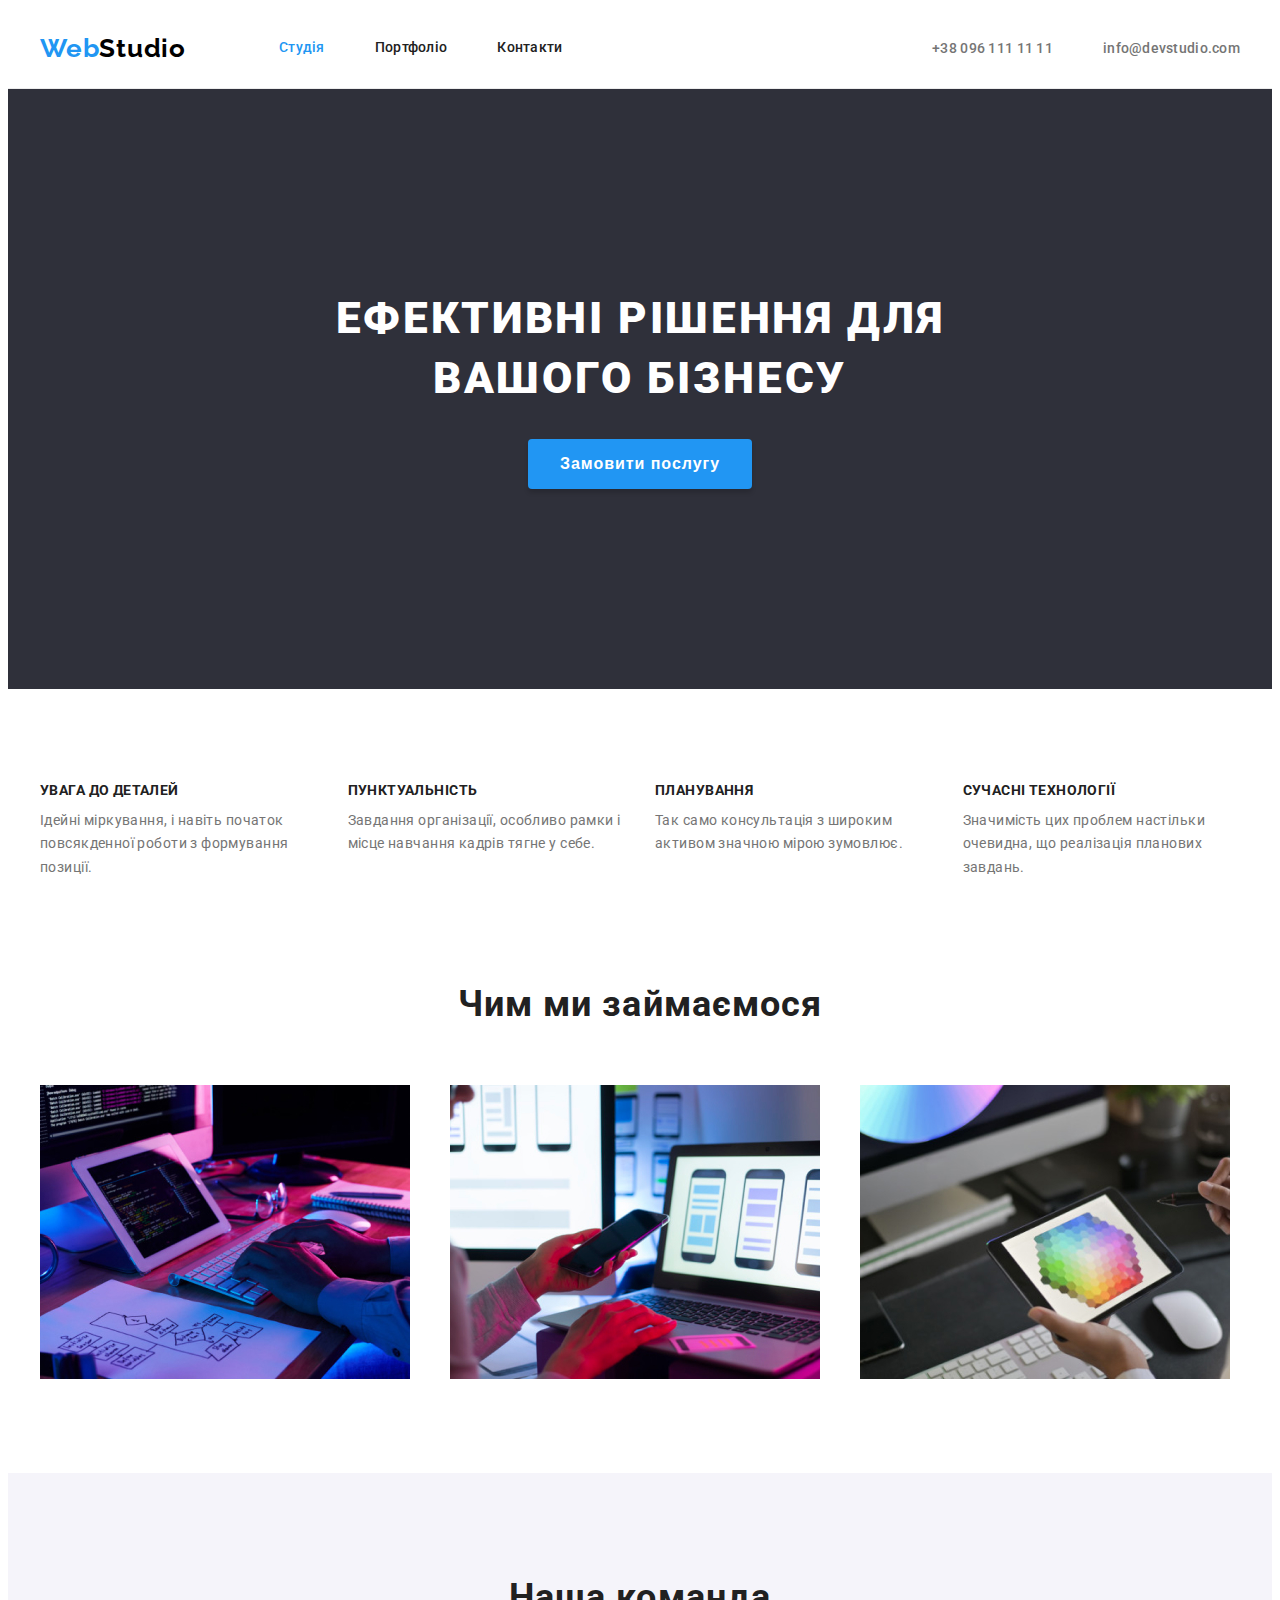
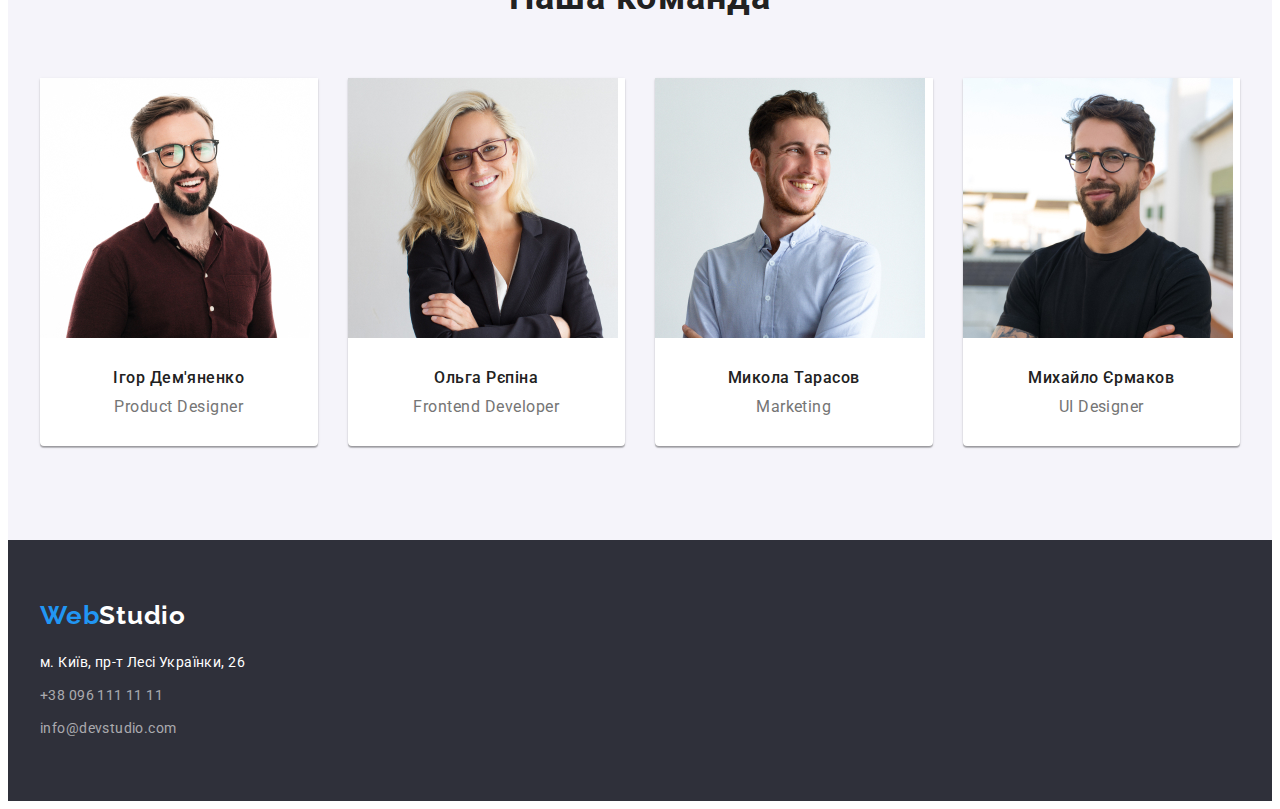
<file: index.html>
<!DOCTYPE html>
<html lang="uk">
  <head>
    <meta charset="UTF-8">
    <meta http-equiv="X-UA-Compatible" content="IE=edge">
    <meta name="viewport" content="width=device-width, initial-scale=1.0">
    <title>Студія</title>
    <link rel="preconnect" href="https://fonts.googleapis.com">
<link rel="preconnect" href="https://fonts.gstatic.com" crossorigin>
<link href="https://fonts.googleapis.com/css2?family=Raleway:wght@700&family=Roboto:wght@400;500;700;900&display=swap" rel="stylesheet">
<link rel="stylesheet" href="https://cdnjs.cloudflare.com/ajax/libs/modern-normalize/1.1.0/modern-normalize.min.css" integrity="sha512-wpPYUAdjBVSE4KJnH1VR1HeZfpl1ub8YT/NKx4PuQ5NmX2tKuGu6U/JRp5y+Y8XG2tV+wKQpNHVUX03MfMFn9Q==" crossorigin="anonymous" referrerpolicy="no-referrer">    
<link rel="stylesheet" href="./css/styles.css">
  </head>
  <body>
    <header class="header-section">
      <div class="container header">
        <nav class="site-nav">
        <a href="./index.html" class=" logo logo-header">
          <span lang="en"> <span class="logo-accent">Web</span>Studio</span>
        </a>

        <ul class="nav-list list">
          <li>
            <a href="./index.html" class="link current">Студія</a>
          </li>

          <li>
            <a href="./portfolio.html" class="link" >Портфоліо</a>
          </li>

          <li>
            <a href="" class="link" >Контакти</a>
          </li>
        </ul>
      </nav>

      <ul class="list contact-list">
        <li class="contact-item">
          <a href="tel:+380961111111">+38 096 111 11 11</a>
        </li>

        <li class="contact-item">
          <a href="mailto:info@devstudio.com" >info@devstudio.com</a>
        </li>
      </ul>
    </div>
    </header>
    <main>
      <section class="hero">
       <div>
        <h1 class="hero-title">Ефективні рішення для вашого бізнесу</h1>

        <button type="button" class="hero-button">
          Замовити послугу
        </button>
       </div>
      </section>

      <!--Переваги-->
      <section class="features section">
       <div class="container">
        <h2 class="visually-hidden">Переваги</h2>
        <ul class="list features-list">

          <li>
            <h3>УВАГА ДО ДЕТАЛЕЙ</h3>
            <p>
              Ідейні міркування, і навіть початок повсякденної роботи з
              формування позиції.
            </p>
          </li>

          <li>
            <h3>ПУНКТУАЛЬНІСТЬ</h3>
            <p>
              Завдання організації, особливо рамки і місце навчання кадрів тягне
              у себе.
            </p>
          </li>

          <li>
            <h3>ПЛАНУВАННЯ</h3>
            <p>
              Так само консультація з широким активом значною мірою зумовлює.
            </p>
          </li>

          <li>
            <h3>СУЧАСНІ ТЕХНОЛОГІЇ</h3>
            <p>
              Значимість цих проблем настільки очевидна, що реалізація планових
              завдань.
            </p>
          </li>
          
        </ul>
       </div>
      </section>

      <section class="section">
        <div class="container">
          <h2 class="title">Чим ми займаємося</h2>

        <ul class="list images-list">
          <li class="item">
            <img src="./images/box-1.jpg" alt="Людина працює за комп'ютером"
              width="370">
          </li>

          <li class="item">
            <img src="./images/box-2.jpg" alt="Людина працює за комп'ютером"
              width="370">
          </li>

          <li class="item">
            <img src="./images/box-3.jpg" alt="Людина працює за комп'ютером"
              width="370">
          </li>
        </ul>
      </div>
      </section>
      

      <section class="team section">
        <div class="container">
          <h2 class="title">Наша команда</h2>

        <ul class="team-list list">

          <li class="team-card">
            <img src="./images/img.jpg" alt="Ігор Дем'яненко"
              width="270"
              height="260">
              <div class="team-text"> <h3 class="team-name">Ігор Дем'яненко</h3>
            <p lang="en" class="team-position">Product Designer</p> </div>
          </li>

          <li class="team-card">
            <img src="./images/img-1.jpg" alt="Ольга Рєпіна"
              width="270"
              height="260">
            <div class="team-text"><h3 class="team-name">Ольга Рєпіна</h3>
              <p lang="en" class="team-position">Frontend Developer</p></div>
          </li>

          <li class="team-card">
            <img src="./images/img-2.jpg" alt="Микола Тарасов"
              width="270"
              height="260">
              <div class="team-text"><h3 class="team-name">Микола Тарасов</h3>
            <p lang="en" class="team-position">Marketing</p> </div>
          </li>

          <li class="team-card">
            <img src="./images/img-3.jpg" alt="Михайло Єрмаков"
              width="270"
              height="260">
              <div class="team-text"><h3 class="team-name">Михайло Єрмаков</h3>
            <p lang="en" class="team-position">UI Designer</p> </div>
          </li>

        </ul>
        </div>
      </section>
    </main>
    <footer>
      <div class="container">
        <a href="./index.html" class="logo logo-footer">
          <span lang="en"><span class="logo-accent">Web</span>Studio</span>
        </a>
  
        <address class="address">
          <a href="https://goo.gl/maps/ScAPMrdehoNE8GrC9" target="_blank" class="address-map">
            м. Київ, пр-т Лесі Українки, 26</a>  
          <a href="tel:+380961111111" class="address-tel" >+38 096 111 11 11</a>
          <a href="mailto:info@devstudio.com" class="address-mail">info@devstudio.com</a>
        </address>
      </div>
  </footer>
  </body>
</html>
</file>
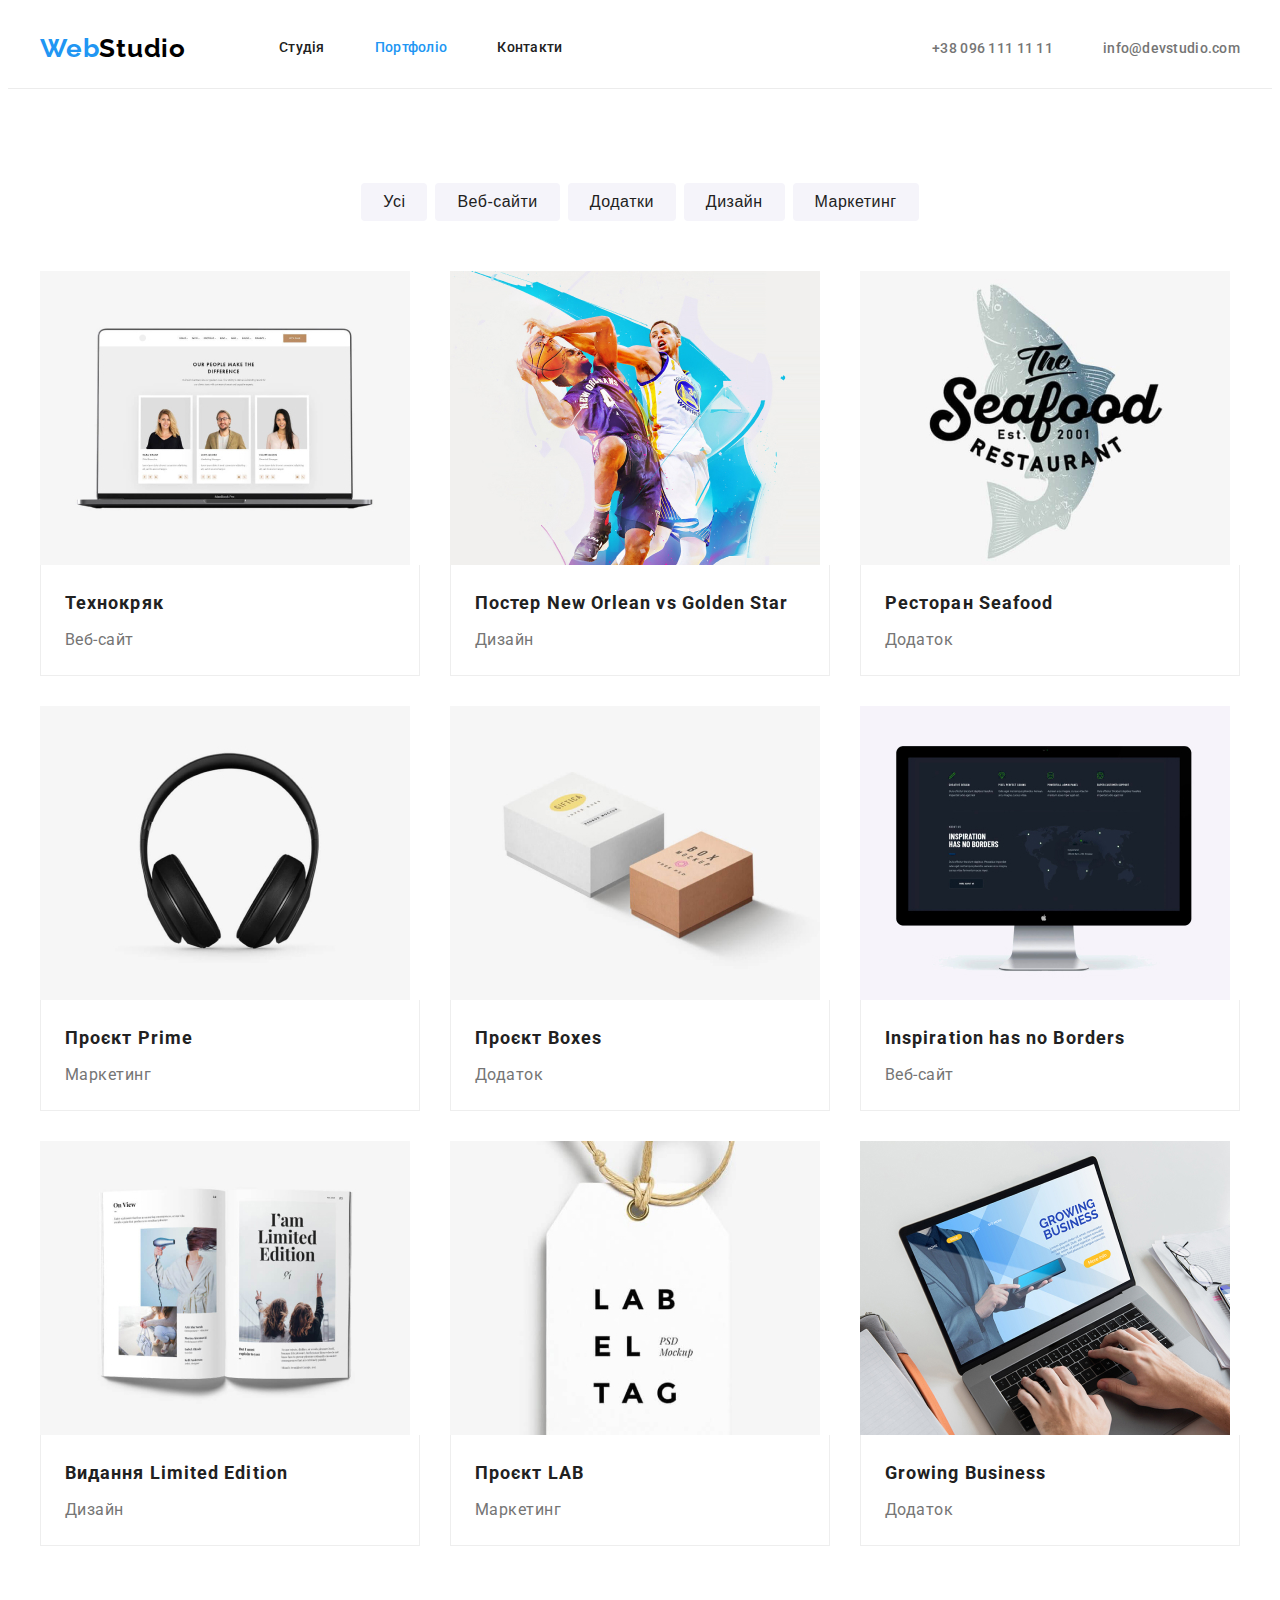
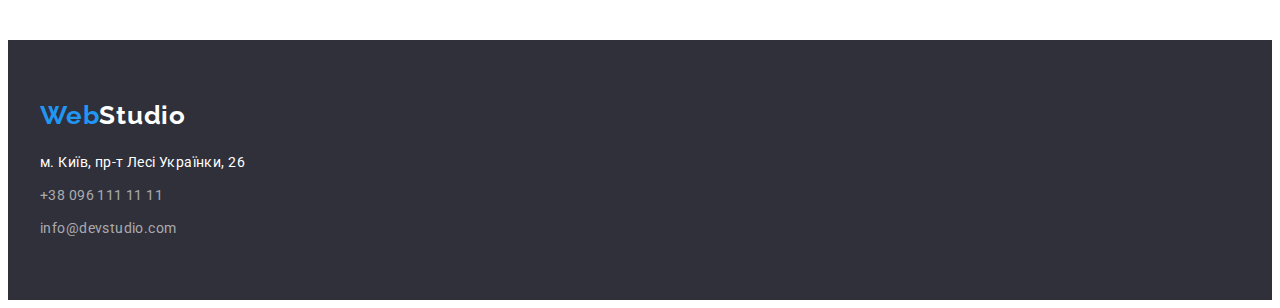
<file: portfolio.html>
<!DOCTYPE html>
<html lang="uk">
  <head>
    <meta charset="UTF-8">
    <meta http-equiv="X-UA-Compatible" content="IE=edge">
    <meta name="viewport" content="width=device-width, initial-scale=1.0">
    <title>Студія</title>
    <link rel="preconnect" href="https://fonts.googleapis.com">
<link rel="preconnect" href="https://fonts.gstatic.com" crossorigin>
<link href="https://fonts.googleapis.com/css2?family=Raleway:wght@700&family=Roboto:wght@400;500;700;900&display=swap" rel="stylesheet">
<link rel="stylesheet" href="https://cdnjs.cloudflare.com/ajax/libs/modern-normalize/1.1.0/modern-normalize.min.css" integrity="sha512-wpPYUAdjBVSE4KJnH1VR1HeZfpl1ub8YT/NKx4PuQ5NmX2tKuGu6U/JRp5y+Y8XG2tV+wKQpNHVUX03MfMFn9Q==" crossorigin="anonymous" referrerpolicy="no-referrer">    
<link rel="stylesheet" href="./css/styles.css">
  </head>
  <body>
    <header class="header-section">
      <div class="container header">
        <nav class="site-nav">
        <a href="./index.html" class="logo logo-header">
          <span lang="en"> <span class="logo-accent">Web</span>Studio</span>
        </a>

        <ul class="nav-list list">
          <li>
            <a href="./index.html" class="link">Студія</a>
          </li>

          <li>
            <a href="./portfolio.html" class="link current" >Портфоліо</a>
          </li>

          <li>
            <a href="" class="link" >Контакти</a>
          </li>
        </ul>
      </nav>

      <ul class="list contact-list">
        <li class="contact-item">
          <a href="tel:+380961111111">+38 096 111 11 11</a>
        </li>

        <li class="contact-item">
          <a href="mailto:info@devstudio.com" >info@devstudio.com</a>
        </li>
      </ul>
    </div>
    </header>
    <main>
      <section class="section">
        <div class="container portfolio">
          <h1 class="visually-hidden">Портфоліо</h1>
        <ul class="list portfolio-nav">
          <li><button type="button">Усі</button></li>
          <li><button type="button">Веб-сайти</button></li>
          <li><button type="button">Додатки</button></li>
          <li><button type="button">Дизайн</button></li>
          <li><button type="button">Маркетинг</button></li>
        </ul>
        <ul class="list portfolio-set">

          <li class="item">
            <a href="" class="card">
              <div class="card-thumb">
                <img
                  src="./portfolio-images/img-1.jpg"
                  alt="Лаптоп з відкритою сторінкою веб-сайту">
              </div>
  
              <div class="card-content">
              <h2>Технокряк</h2>
               <p>Веб-сайт</p>
              </div>
            </a>
          </li>

          <li class="item">
            <a href="" class="card">
              <div class="card-thumb">
                <img
                  src="./portfolio-images/img-2.jpg"
                  alt="Два чоловіки з баскетбольним мячем">
              </div>
  
              <div class="card-content">
              <h2>Постер <span lang="en">New Orlean vs Golden Star</span></h2>
                <p>Дизайн</p>
              </div>
            </a>
          </li>

          <li class="item">
            <a href="" class="card">
              <div class="card-thumb">
                <img
                  src="./portfolio-images/img-3.jpg"
                  alt="Логотип ресторану">
              </div>
  
              <div class="card-content">
              <h2> Ресторан <span lang="en">Seafood</span></h2>
                <p>Додаток</p>
              </div>
            </a>
          </li>

          <li class="item">
            <a href="" class="card">
              <div class="card-thumb">
                <img
                  src="./portfolio-images/img-4.jpg"
                  alt="Чорні навушники">
              </div>
  
              <div class="card-content">
              <h2>Проєкт <span lang="en">Prime</span></h2>
                <p>Маркетинг</p>
              </div>
            </a>
          </li>

          <li class="item">
            <a href="" class="card">
              <div class="card-thumb">
                <img
                  src="./portfolio-images/img-5.jpg"
                  alt="Біла та бежева коробки">
              </div>
  
              <div class="card-content">
              <h2>Проєкт <span lang="en">Boxes</span></h2>
                <p>Додаток</p>
              </div>
            </a>
          </li>

          <li class="item">
            <a href="" class="card">
              <div class="card-thumb">
                <img
                  src="./portfolio-images/img-6.jpg"
                  alt="Комп'ютер з відкритим веб-сайтом"></div>
  
              <div class="card-content">
                <h2 lang="en">Inspiration has no Borders</h2>
                <p>Веб-сайт</p>
              </div>
            </a>
          </li>

          <li class="item">
            <a href="" class="card">
              <div class="card-thumb">
                <img
                  src="./portfolio-images/img-7.jpg"
                  alt="Розгорнутий журнал">
              </div>
  
              <div class="card-content">
                <h2>Видання <span lang="en"> Limited Edition</span></h2>
                <p>Дизайн</p>
              </div>
            </a>
          </li>

          <li class="item">
            <a href="" class="card">
              <div class="card-thumb">
                <img
                  src="./portfolio-images/img-8.jpg"
                  alt="Біла лейба">
              </div>
  
              <div class="card-content">
                 <h2> Проєкт <span lang="en">LAB</span></h2> 
                <p>Маркетинг</p>
              </div>
            </a>
          </li>

          <li class="item">
            <a href="" class="card">
              <div class="card-thumb">
                <img
                  src="./portfolio-images/img-9.jpg"
                  alt="Лаптоп з відкритим веб-сайтом"></div>
  
              <div class="card-content">
                <h2 lang="en">Growing Business</h2>
                <p>Додаток</p>
              </div>
            </a>
          </li>

        </ul>
        </div>
      </section>
    </main>

    <footer>
      <div class="container">
        <a href="./index.html" class="logo logo-footer">
          <span lang="en"><span class="logo-accent">Web</span>Studio</span>
        </a>
  
        <address class="address">
          <a href="https://goo.gl/maps/ScAPMrdehoNE8GrC9" target="_blank" class="address-map">
            м. Київ, пр-т Лесі Українки, 26</a>  
          <a href="tel:+380961111111" class="address-tel" >+38 096 111 11 11</a>
          <a href="mailto:info@devstudio.com" class="address-mail">info@devstudio.com</a>
        </address>
      </div>
  </footer>
  </body>
</html>
</file>
<file: css/styles.css>
:root {
  --primary-color: #757575;
  --title-color: #212121;
  --accent-color: #2196f3;
  --primary-bgc: #ffffff;
  --button-color: #f5f4fa;
  --portfolio-set-gap: 30px;
}

body {
  color: var(--primary-color);
  background-color: var(--primary-bgc);
  font-family: roboto, sans-serif;
}

h1,
h2,
h3,
h4,
h5,
h6,
p,
ul {
  margin: 0;
  padding: 0;
}

h1,
h2,
h3 {
  color: var(--title-color);
}


img {
  display: block;
}

.list {
  list-style: none;
}

.section {
  padding-top: 94px;
  padding-bottom: 94px;
}

.container {
  margin-left: auto;
  margin-right: auto;
  width: 1200px;
  padding-left: 15px;
  padding-right: 15px;

  /* outline: 2px solid tomato; */
}

.visually-hidden {
  color: rgba(0, 0, 0, 0);
  position: absolute;
  width: 1px;
  height: 1px;
  margin: -1px;
  border: 0;
  padding: 0;
  white-space: nowrap;
  clip-path: inset(100%);
  clip: rect(0 0 0 0);
  overflow: hidden;
}

/* Header */
.header-section {
  border-bottom: 1px solid #ececec;
}

.header {
  display: flex;
  align-items: center;
  justify-content: space-between;
}

.site-nav {
  display: flex;
  align-items: center;
}

/* Лого */

.logo {
  font-family: "Raleway";
  font-style: normal;
  font-weight: 700;
  font-size: 26px;
  line-height: 1.19;
  letter-spacing: 0.03em;

  text-decoration: none;
}

.logo-accent {
  color: var(--accent-color);
}

.logo-header {
  margin-right: 93px;
  color: #000;
}

/* Головна Навігація */

.nav-list {
  display: flex;
  align-items: center;
}

.nav-list li + li {
  margin-left: 50px;
}

.nav-list .link {
  display: block;
  padding-top: 32px;
  padding-bottom: 32px;

  color: var(--title-color);
  text-decoration: none;
  font-style: normal;
  font-weight: 500;
  font-size: 14px;
  line-height: 1.14;
  letter-spacing: 0.02em;
}

.nav-list .link:hover,
.site-nav .link:focus {
  color: var(--accent-color);
}

.nav-list .link.current {
  color: var(--accent-color);
}

/* Контакти */

.contact-list {
  display: flex;
  align-items: center;
}

.contact-list a {
  color: var(--primary-color);
  text-decoration: none;
  font-style: normal;
  font-weight: 500;
  font-size: 14px;
  line-height: 1.14;
  letter-spacing: 0.02em;
}

.contact-list a:hover,
.contact-list a:focus {
  color: var(--accent-color);
}

.contact-item:not(:last-child) {
  margin-right: 50px;
}

/* Hero*/

.hero {
  padding-top: 200px;
  padding-bottom: 200px;
  background-color: #2f303a;
  text-align: center;
}

.hero-title {
  display: block;
  margin-left: auto;
  margin-right: auto;
  margin-bottom: 30px;
  max-width: 696px;

  font-size: 44px;
  line-height: 1.36;
  text-align: center;
  letter-spacing: 0.06em;
  text-transform: uppercase;
  font-weight: 900;
  color: #ffffff;
}

.hero-button {
  padding-left: 32px;
  padding-right: 32px;
  padding-top: 10px;
  padding-bottom: 10px;
  border: none;
  border-radius: 4px;
  box-shadow: 0px 4px 4px rgba(0, 0, 0, 0.15);
  background-color: var(--accent-color);
  cursor: pointer;

  color: #ffffff;
  font-weight: 700;
  font-size: 16px;
  line-height: 1.88;
  align-items: center;
  text-align: center;
  letter-spacing: 0.06em;
}

.hero-button:hover,
.hero-button:focus {
  background-color: #188ce8;
}

/* Features */

.features {
  padding-bottom: 0;
}

.features-list {
  display: flex;
  flex-wrap: nowrap;
  gap: 30px;
}

.features-list li {
  flex-basis: calc((100% - 90px) / 4 );
}

.features h3 {
  margin-bottom: 10px;
  font-size: 14px;
  line-height: 1.14;
  letter-spacing: 0.03em;
  text-transform: uppercase;
  font-weight: 700;
}

.features p {
  font-size: 14px;
  line-height: 1.7;
  letter-spacing: 0.03em;
}

.images-list {
  display: flex;
  flex-wrap: wrap;
  gap: 30px;
}

.images-list > .item {
  flex-basis: calc((100% - 60px) / 3 );
}

/* Team */

.team {
  background-color: #f5f4fa;
}

.title {
  margin-bottom: 50px;
  font-size: 36px;
  line-height: 1.7;
  text-align: center;
  letter-spacing: 0.03em;
}

.team-list {
  display: flex;
  flex-wrap: wrap;
  gap: 30px;
}

.team-card {
  flex-basis: calc((100% - 90px) / 4 );
  background-color: #ffffff;
  text-align: center;
  box-shadow: 0px 1px 3px rgba(0, 0, 0, 0.12), 0px 1px 1px rgba(0, 0, 0, 0.14), 0px 2px 1px rgba(0, 0, 0, 0.2);
  border-radius: 0px 0px 4px 4px;

}

.team-text {
  padding-top: 30px;
  padding-bottom: 30px;
  padding-left: 10px;
  padding-right: 10px;
}

.team-name {
  margin-bottom: 10px;
  font-weight: 500;
  font-size: 16px;
  line-height: 1.19;
  letter-spacing: 0.03em;
}

.team-position {
  font-size: 16px;
  line-height: 1.19;
  letter-spacing: 0.03em;
}

/* Portfolio */

.portfolio-nav {
  display: flex;
  justify-content: center;
  margin-bottom: 50px;
}

.portfolio-nav button {
  padding-left: 22px;
  padding-right: 22px;
  padding-top: 6px;
  padding-bottom: 6px;
  border: none;
  border-radius: 4px;
  background-color: var(--button-color);
  color: var(--title-color);
  cursor: pointer;

  font-weight: 500;
  font-size: 16px;
  line-height: 1.62;
  text-align: center;
  letter-spacing: 0.03em;
}

.portfolio-nav li:not(:last-child) {
  margin-right: 8px;
}

.portfolio-nav button:hover,
.portfolio-nav button:focus {
  background-color: var(--accent-color);
  color: #ffffff;
  box-shadow: 0px 3px 1px rgba(0, 0, 0, 0.1), 0px 1px 2px rgba(0, 0, 0, 0.08),
    0px 2px 2px rgba(0, 0, 0, 0.12);
}

.portfolio-set {
  display: flex;
  flex-wrap: wrap;
  gap: var(--portfolio-set-gap);
}

.portfolio-set > .item  {
  flex-basis: calc((100% - 60px) / 3 );
}

/* Card */

.portfolio-set a {
  color: var(--primary-color);
  text-decoration: none;
}

.card-thumb img {
    max-width: 100%;
    height: auto;
}

.card-content {
  padding-top: 20px;
  padding-bottom: 20px;
  padding-left: 24px;
  padding-right: 24px;
  border-right: 1px solid #EEEEEE;
  border-left: 1px solid #EEEEEE;
  border-bottom: 1px solid #EEEEEE;
}

.card-content h2 {
  margin-bottom: 4px;
  font-weight: 700;
  font-size: 18px;
  line-height: 2;
  letter-spacing: 0.06em;
}

.card-content p {
  font-size: 16px;
  line-height: 1.88;
  letter-spacing: 0.03em;
} 

/* Footer */

footer {
  background-color: #2f303a;
  padding-top: 60px;
  padding-bottom: 60px;
}

.logo-footer {
  display: block;
  margin-bottom: 20px;
  color: #ffffff;
}

.address a {
  display: block;
  font-style: normal;
  text-decoration: none;
  font-weight: 400;
  font-size: 14px;
  line-height: 1.7;
  letter-spacing: 0.03em;
}

.address a:not(:last-child) {
  margin-bottom: 9px;
}

.address a:hover,
.address a:focus {
  color: var(--accent-color);
}

.address-map {
  color: #ffffff;
}
.address-tel,
.address-mail {
  color: rgba(255, 255, 255, 60%);
}
</file>
